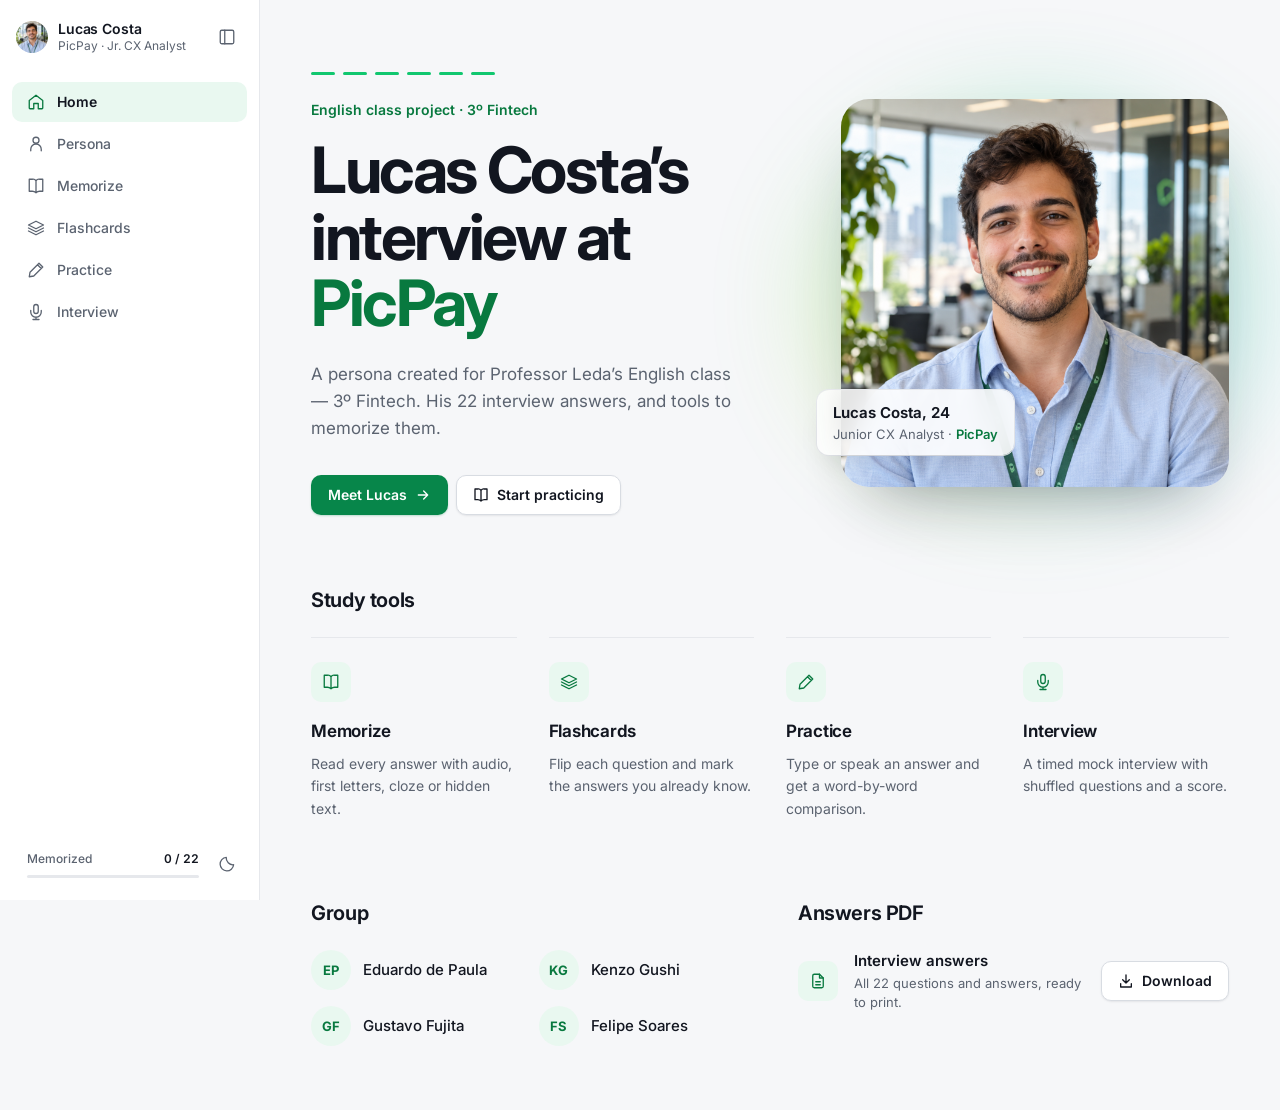
<file: public/index.html>
<!doctype html>
<html lang="en" data-theme="light">
<head>
  <meta charset="utf-8">
  <meta name="viewport" content="width=device-width, initial-scale=1, viewport-fit=cover">
  <meta name="theme-color" content="#ffffff">
  <meta name="description" content="Lucas Costa's persona and 22 interview answers for the PicPay Junior CX Analyst role.">
  <title>Lucas Costa · PicPay interview</title>
  <script>try { document.documentElement.dataset.theme = localStorage.getItem('lc-theme') === 'dark' ? 'dark' : 'light'; document.documentElement.dataset.sidebar = localStorage.getItem('lc-sidebar') === 'collapsed' ? 'collapsed' : 'expanded'; } catch { document.documentElement.dataset.theme = 'light'; }</script>
  <link rel="preconnect" href="https://fonts.googleapis.com">
  <link rel="preconnect" href="https://fonts.gstatic.com" crossorigin>
  <link href="https://fonts.googleapis.com/css2?family=Inter:wght@400;500;600;700&display=swap" rel="stylesheet">
  <link rel="icon" href="./favicon.ico" sizes="any">
  <link rel="icon" type="image/png" sizes="32x32" href="./favicon-32.png">
  <link rel="apple-touch-icon" href="./apple-touch-icon.png">
  <link rel="stylesheet" href="./styles.css">
  <script src="./app.js" defer></script>
</head>
<body>
  <a class="skip-link" href="#main">Skip to content</a>
  <header class="sidebar">
    <div class="sidebar-top">
      <a class="brand" href="#home" aria-label="Lucas Costa, PicPay Junior CX Analyst — home">
        <img class="brand-avatar" src="./lucas.png" alt="" width="32" height="32">
        <span class="brand-text"><strong>Lucas Costa</strong><small>PicPay · Jr. CX Analyst</small></span>
      </a>
      <button id="sidebar-toggle" class="btn btn-ghost btn-icon" type="button" aria-expanded="true" aria-label="Collapse sidebar" title="Collapse sidebar"><span data-icon="panel-left"></span></button>
    </div>
    <nav class="nav" aria-label="Study sections">
      <span class="nav-indicator" aria-hidden="true"></span>
      <a href="#home" data-tab="home"><span data-icon="home"></span><span class="nav-label">Home</span></a>
      <a href="#persona" data-tab="persona"><span data-icon="user"></span><span class="nav-label">Persona</span></a>
      <a href="#memorize" data-tab="memorize"><span data-icon="book-open"></span><span class="nav-label">Memorize</span></a>
      <a href="#flashcards" data-tab="flashcards" aria-label="Flashcards"><span data-icon="layers"></span><span class="nav-label nav-long">Flashcards</span><span class="nav-label nav-short">Cards</span></a>
      <a href="#practice" data-tab="practice"><span data-icon="pencil"></span><span class="nav-label">Practice</span></a>
      <a href="#exam" data-tab="exam"><span data-icon="mic"></span><span class="nav-label">Interview</span></a>
    </nav>
    <div class="sidebar-foot">
      <div class="progress">
        <div class="progress-head"><span class="progress-label">Memorized</span><span id="header-known" class="progress-count">0 / 22</span></div>
        <div id="header-progress" class="progress-track" role="progressbar" aria-label="Answers memorized" aria-valuemin="0" aria-valuemax="22" aria-valuenow="0"><span class="progress-fill"></span></div>
      </div>
      <button id="theme-toggle" class="btn btn-ghost btn-icon" type="button" aria-label="Switch to dark mode" title="Switch to dark mode"><span class="theme-icon"></span></button>
    </div>
  </header>
  <main id="main" tabindex="-1">
    <p id="loading" class="notice" role="status">Loading…</p>
    <section id="view-home" class="view" aria-labelledby="home-heading" hidden>
      <div class="hero">
        <div class="hero-copy">
          <span class="hero-dashes" aria-hidden="true"><i></i><i></i><i></i><i></i><i></i><i></i></span>
          <p class="hero-eyebrow rise" style="--d:2">English class project · 3º Fintech</p>
          <h1 id="home-heading" class="hero-title"><span class="word" style="--d:3">Lucas</span> <span class="word" style="--d:4">Costa’s</span> <span class="word" style="--d:5">interview</span> <span class="word" style="--d:6">at</span> <span class="word accent" style="--d:7">PicPay</span></h1>
          <p class="hero-lede rise" style="--d:9">A persona created for Professor Leda’s English class — 3º Fintech. His 22 interview answers, and tools to memorize them.</p>
          <div class="button-row rise" style="--d:11">
            <a class="btn btn-primary" href="#persona">Meet Lucas<span data-icon="arrow-right"></span></a>
            <a class="btn btn-secondary" href="#memorize"><span data-icon="book-open"></span>Start practicing</a>
          </div>
        </div>
        <figure class="hero-portrait rise" style="--d:6">
          <span class="hero-glow" aria-hidden="true"></span>
          <span class="hero-photo"><img src="./lucas.png" alt="Portrait of Lucas Costa" width="640" height="640"></span>
          <figcaption class="hero-tag"><strong>Lucas Costa, 24</strong><span>Junior CX Analyst · <b class="company">PicPay</b></span></figcaption>
        </figure>
      </div>

      <section class="home-section" aria-labelledby="tools-title">
        <h2 class="section-title reveal" id="tools-title">Study tools</h2>
        <div class="tools">
          <a class="tool reveal" style="--d:0" href="#memorize"><span class="tool-icon" data-icon="book-open"></span><span class="tool-title">Memorize<span data-icon="arrow-up-right"></span></span><span class="tool-text">Read every answer with audio, first letters, cloze or hidden text.</span></a>
          <a class="tool reveal" style="--d:1" href="#flashcards"><span class="tool-icon" data-icon="layers"></span><span class="tool-title">Flashcards<span data-icon="arrow-up-right"></span></span><span class="tool-text">Flip each question and mark the answers you already know.</span></a>
          <a class="tool reveal" style="--d:2" href="#practice"><span class="tool-icon" data-icon="pencil"></span><span class="tool-title">Practice<span data-icon="arrow-up-right"></span></span><span class="tool-text">Type or speak an answer and get a word-by-word comparison.</span></a>
          <a class="tool reveal" style="--d:3" href="#exam"><span class="tool-icon" data-icon="mic"></span><span class="tool-title">Interview<span data-icon="arrow-up-right"></span></span><span class="tool-text">A timed mock interview with shuffled questions and a score.</span></a>
        </div>
      </section>

      <div class="home-split">
        <section class="reveal" aria-labelledby="group-title">
          <h2 class="section-title" id="group-title">Group</h2>
          <ul class="members">
            <li><span class="member-avatar" aria-hidden="true">EP</span>Eduardo de Paula</li>
            <li><span class="member-avatar" aria-hidden="true">KG</span>Kenzo Gushi</li>
            <li><span class="member-avatar" aria-hidden="true">GF</span>Gustavo Fujita</li>
            <li><span class="member-avatar" aria-hidden="true">FS</span>Felipe Soares</li>
          </ul>
        </section>
        <section class="reveal" style="--d:1" aria-labelledby="pdf-title">
          <h2 class="section-title" id="pdf-title">Answers PDF</h2>
          <div class="pdf-row">
            <span class="tool-icon" data-icon="file-text"></span>
            <span class="pdf-text"><strong>Interview answers</strong><span>All 22 questions and answers, ready to print.</span></span>
            <a class="btn btn-secondary" href="./Lucas_Costa_Interview_Answers.pdf" download><span data-icon="download"></span>Download</a>
          </div>
        </section>
      </div>
    </section>
    <section id="view-persona" class="view" aria-labelledby="persona-heading" hidden></section>
    <section id="view-memorize" class="view view-read" aria-labelledby="memorize-heading" hidden>
      <header class="page-head"><h1 id="memorize-heading">Memorize</h1></header>
      <div class="toolbar">
        <fieldset class="field">
          <legend>Memory mode</legend>
          <div class="segmented" id="memory-mode">
            <label><input type="radio" name="memory-mode" value="full" checked><span>Full text</span></label>
            <label><input type="radio" name="memory-mode" value="first"><span>First letters</span></label>
            <label><input type="radio" name="memory-mode" value="cloze"><span>Cloze</span></label>
            <label><input type="radio" name="memory-mode" value="hidden"><span>Hidden</span></label>
          </div>
        </fieldset>
        <div class="field rate-control">
          <label class="field-row" for="speech-rate">Voice speed<output id="rate-value" for="speech-rate">0.9×</output></label>
          <input id="speech-rate" type="range" min="0.7" max="1.1" step="0.1" value="0.9">
        </div>
      </div>
      <p id="speech-note" class="helper" hidden></p>
      <div id="question-list" class="question-list"></div>
    </section>
    <section id="view-flashcards" class="view view-read study-view" aria-labelledby="flashcards-heading" hidden>
      <header class="page-head"><h1 id="flashcards-heading">Flashcards</h1><span id="flash-known" class="head-meta">0/22 known</span></header>
      <div class="stage">
        <div class="flash-top"><span id="flash-position" class="eyebrow"></span><div class="button-row"><button id="shuffle" class="btn btn-ghost" type="button" title="Shuffle"><span data-icon="shuffle"></span><span class="btn-label">Shuffle</span></button><button id="reset-known" class="btn btn-ghost" type="button" title="Reset progress"><span data-icon="rotate-ccw"></span><span class="btn-label">Reset</span></button></div></div>
        <button id="flash-card" class="flash-card" type="button" aria-label="Flip flashcard">
          <span class="flash-inner">
            <span class="flash-face flash-front"><span class="eyebrow">Question</span><span id="flash-q" class="flash-text"></span><span class="flash-hint">Tap to flip</span></span>
            <span class="flash-face flash-back"><span class="eyebrow">Answer</span><span id="flash-a" class="flash-text"></span><span id="flash-cue"></span></span>
          </span>
        </button>
        <p id="flash-celebration" class="celebration" hidden>All 22 answers memorized</p>
        <div class="flash-actions"><button id="flash-prev" class="btn btn-ghost" type="button" aria-label="Previous flashcard"><span data-icon="chevron-left"></span>Prev</button><div class="button-row"><button id="again" class="btn btn-secondary" type="button"><span data-icon="rotate-ccw"></span>Again</button><button id="got-it" class="btn btn-primary" type="button"><span data-icon="check"></span>Got it</button></div><button id="flash-next" class="btn btn-ghost" type="button" aria-label="Next flashcard">Next<span data-icon="chevron-right"></span></button></div>
      </div>
    </section>
    <section id="view-practice" class="view" aria-labelledby="practice-heading" hidden>
      <header class="page-head"><h1 id="practice-heading">Practice</h1></header>
      <div class="practice">
        <div class="practice-question">
          <div class="picker-head"><span class="field-label" id="picker-label">Question</span><button id="practice-random" class="btn btn-ghost" type="button"><span data-icon="shuffle"></span>Random</button></div>
          <div id="practice-picker" class="picker" role="group" aria-labelledby="picker-label"></div>
          <p id="practice-number" class="eyebrow"></p>
          <h2 id="practice-question"></h2>
        </div>
        <div class="practice-answer">
          <label class="field-label" for="practice-input">Your answer</label>
          <textarea id="practice-input" rows="8" placeholder="Type it from memory…" spellcheck="false" autocapitalize="off" autocomplete="off"></textarea>
          <div class="button-row"><button id="check-answer" class="btn btn-primary" type="button"><span data-icon="check"></span>Check answer</button><button id="dictate" class="btn btn-secondary" type="button" hidden><span data-icon="mic"></span>Speak answer</button><span id="dictation-status" class="helper" role="status"></span></div>
          <div id="practice-result" class="result" aria-live="polite" hidden></div>
        </div>
      </div>
    </section>
    <section id="view-exam" class="view study-view" aria-labelledby="exam-heading" hidden>
      <header class="page-head"><h1 id="exam-heading">Interview</h1></header>
      <div id="exam-content" class="stage exam"></div>
    </section>
    <p id="app-status" class="sr-only" role="status" aria-live="polite"></p>
  </main>
</body>
</html>
</file>
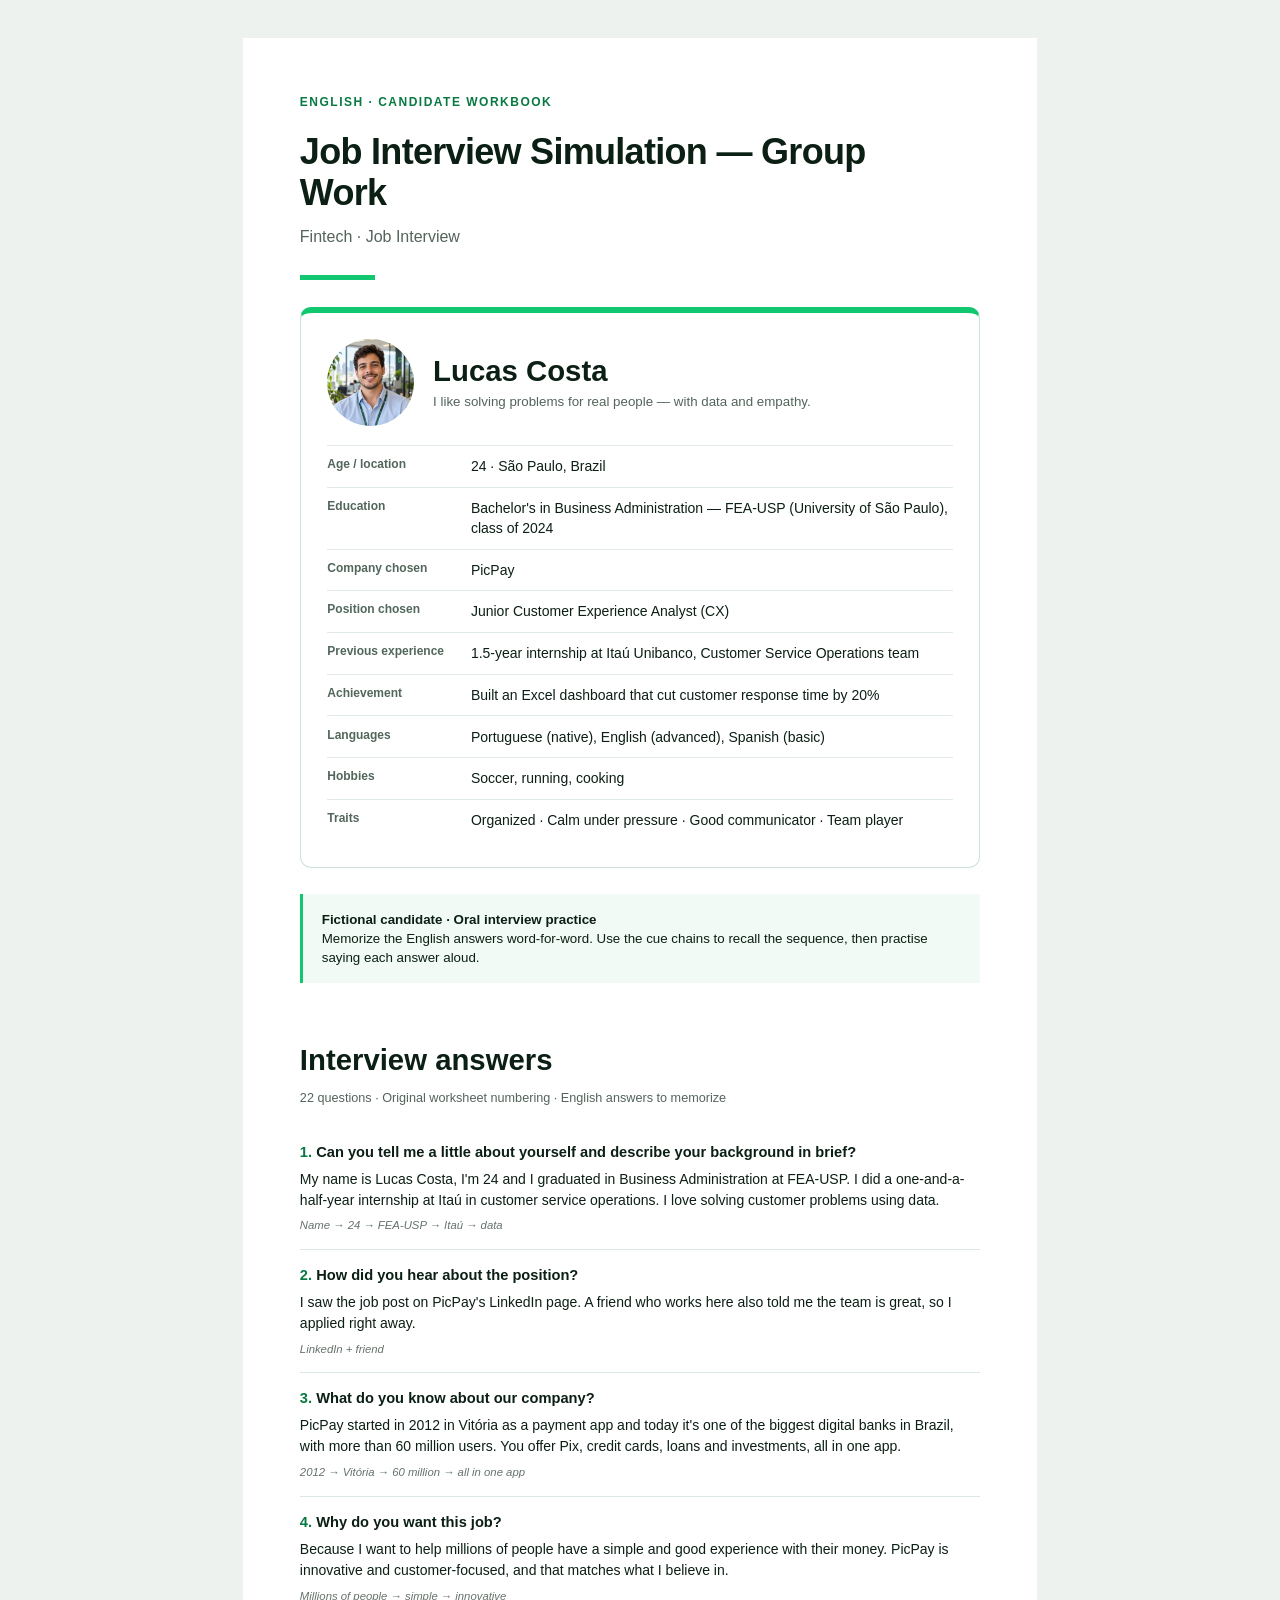
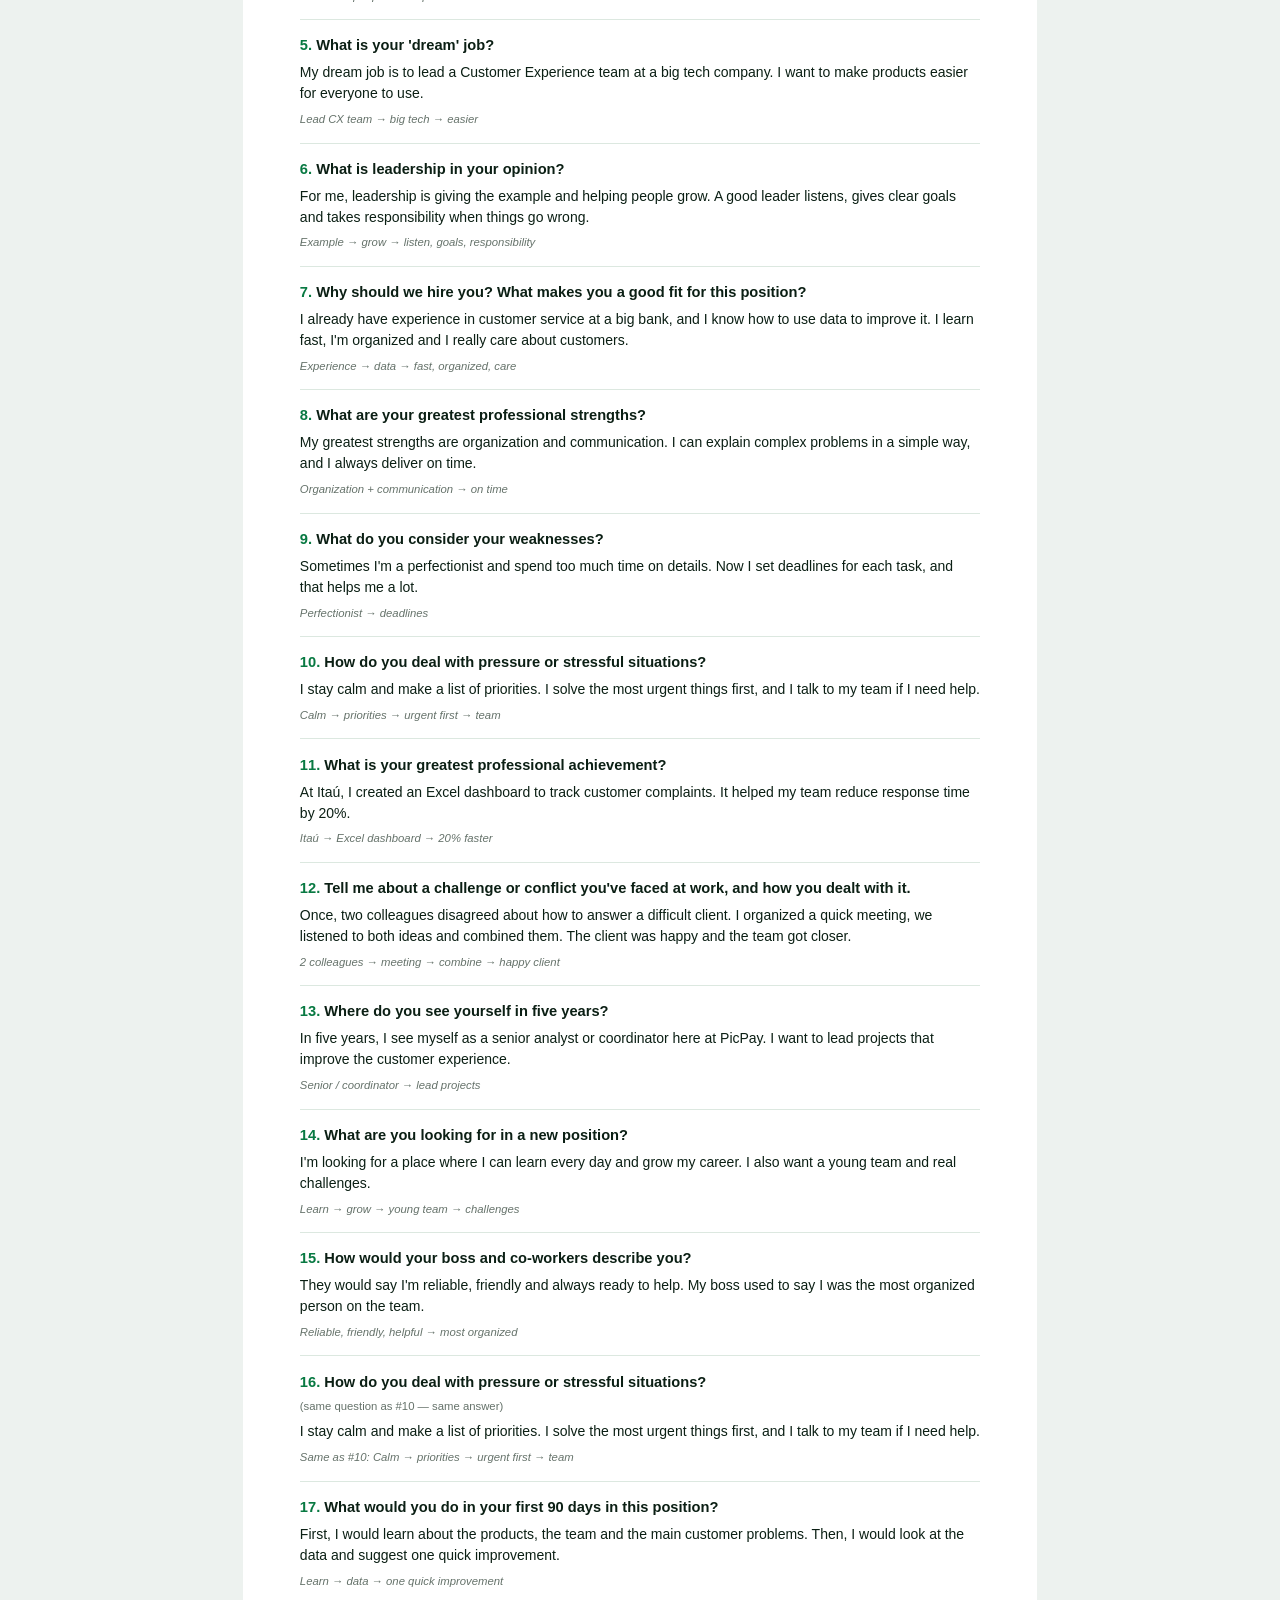
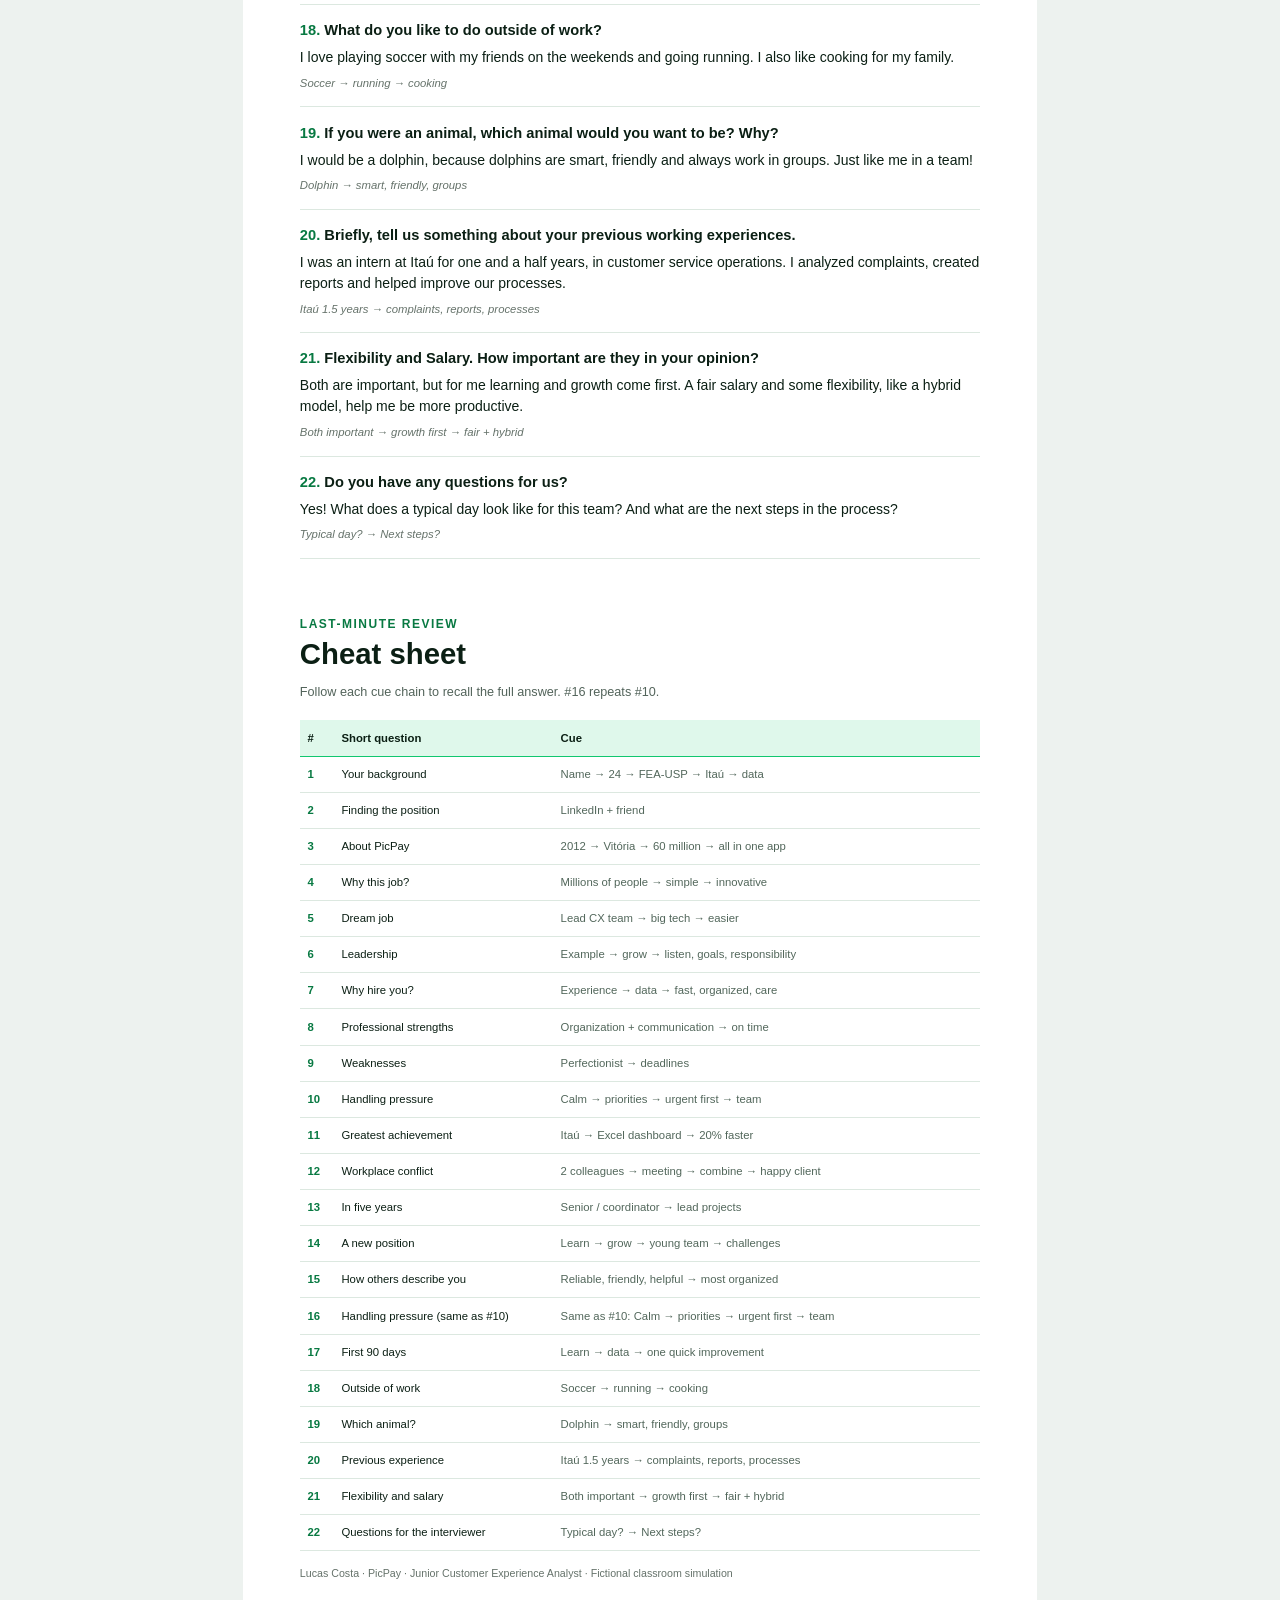
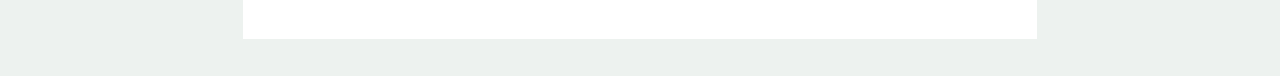
<file: pdf/answers.html>
<!DOCTYPE html>
<html lang="en">
<head>
<meta charset="utf-8">
<meta name="viewport" content="width=device-width, initial-scale=1">
<title>Lucas Costa — Interview Answers</title>
<style>
@page { size: A4; margin: 15mm; }
* { box-sizing: border-box; }
body { margin: 0; font-family: Arial, Helvetica, sans-serif; color: #0B1F14; font-size: 10.5pt; line-height: 1.45; -webkit-print-color-adjust: exact; print-color-adjust: exact; }
h1, h2, h3, p, dl, dd { margin: 0; }
.eyebrow { color: #087942; font-size: 9pt; font-weight: 700; text-transform: uppercase; letter-spacing: 1.5px; }
h1 { font-size: 27pt; line-height: 1.15; margin: 5mm 0 3mm; max-width: 155mm; letter-spacing: -0.7px; }
.subtitle { color: #53645b; font-size: 12pt; }
.rule { width: 20mm; height: 1.5mm; background: #11C76F; margin: 7mm 0; }
.cover { break-after: page; }
.profile { border: 0.4mm solid #cfe4d8; border-top: 1.8mm solid #11C76F; border-radius: 3mm; padding: 7mm; }
.identity { display: flex; align-items: center; gap: 5mm; margin-bottom: 5mm; }
.portrait { width: 23mm; height: 23mm; position: relative; flex-shrink: 0; }
.initials, .portrait img { position: absolute; inset: 0; width: 100%; height: 100%; border-radius: 50%; }
.initials { display: flex; justify-content: center; align-items: center; background: #d9f7e8; color: #087942; font-size: 24pt; font-weight: 700; }
.portrait img { object-fit: cover; object-position: center 25%; }
.name { font-size: 22pt; line-height: 1.2; margin-bottom: 1mm; }
.tagline { color: #53645b; font-size: 10pt; max-width: 120mm; }
.profile-row { display: grid; grid-template-columns: 34mm 1fr; gap: 4mm; padding: 2.7mm 0; border-top: 0.2mm solid #e1ebe5; }
dt { font-size: 9pt; font-weight: 700; color: #52675b; }
dd { font-size: 10.5pt; }
.cover-note { margin-top: 7mm; padding: 4mm 5mm; border-left: 1mm solid #11C76F; background: #f1faf5; font-size: 10pt; }
.section-heading { font-size: 22pt; margin-bottom: 2mm; }
.section-note { color: #53645b; font-size: 9.5pt; margin-bottom: 5mm; }
.question { break-inside: avoid; page-break-inside: avoid; padding: 4mm 0; border-bottom: 0.2mm solid #dce8e0; }
h3 { font-size: 11pt; line-height: 1.4; font-weight: 700; margin-bottom: 1.7mm; }
.number { color: #087942; }
.answer { font-size: 10.5pt; line-height: 1.5; }
.cue { font-size: 8.5pt; font-style: italic; color: #65726a; margin-top: 1.8mm; }
.duplicate { font-size: 8.5pt; color: #65726a; margin-bottom: 1.7mm; }
.cheat { break-before: page; }
.cheat table { border-collapse: collapse; width: 100%; table-layout: fixed; font-size: 8.5pt; line-height: 1.3; }
.cheat th { text-align: left; color: #0B1F14; background: #dff8eb; border-bottom: 0.5mm solid #11C76F; padding: 2.7mm 2mm; }
.cheat td { vertical-align: top; padding: 2.7mm 2mm; border-bottom: 0.2mm solid #dce8e0; overflow-wrap: break-word; }
.cheat tr { break-inside: avoid; }
.cheat th:first-child { width: 9mm; }
.cheat th:nth-child(2) { width: 58mm; }
.cheat td:first-child { font-weight: 700; color: #087942; }
.cheat td:last-child { color: #52675b; }
.footer-note { margin-top: 4mm; color: #65726a; font-size: 8pt; }
@media screen { body { max-width: 210mm; margin: 10mm auto; padding: 15mm; background: white; } html { background: #edf2ef; } .cover { margin-bottom: 15mm; } .cheat { margin-top: 15mm; } }
</style>
</head>
<body>
<section class="cover">
<p class="eyebrow">English · Candidate workbook</p>
<h1>Job Interview Simulation — Group Work</h1>
<p class="subtitle">Fintech · Job Interview</p>
<div class="rule"></div>
<section class="profile" aria-label="Candidate profile">
<div class="identity">
<div class="portrait"><span class="initials">LC</span><img src="../public/lucas.png" alt="Lucas Costa" onerror="this.style.display='none'"></div>
<div><h2 class="name">Lucas Costa</h2><p class="tagline">I like solving problems for real people — with data and empathy.</p></div>
</div>
<dl><div class="profile-row"><dt>Age / location</dt><dd>24 · São Paulo, Brazil</dd></div><div class="profile-row"><dt>Education</dt><dd>Bachelor&#x27;s in Business Administration — FEA-USP (University of São Paulo), class of 2024</dd></div><div class="profile-row"><dt>Company chosen</dt><dd>PicPay</dd></div><div class="profile-row"><dt>Position chosen</dt><dd>Junior Customer Experience Analyst (CX)</dd></div><div class="profile-row"><dt>Previous experience</dt><dd>1.5-year internship at Itaú Unibanco, Customer Service Operations team</dd></div><div class="profile-row"><dt>Achievement</dt><dd>Built an Excel dashboard that cut customer response time by 20%</dd></div><div class="profile-row"><dt>Languages</dt><dd>Portuguese (native), English (advanced), Spanish (basic)</dd></div><div class="profile-row"><dt>Hobbies</dt><dd>Soccer, running, cooking</dd></div><div class="profile-row"><dt>Traits</dt><dd>Organized · Calm under pressure · Good communicator · Team player</dd></div></dl>
</section>
<p class="cover-note"><strong>Fictional candidate · Oral interview practice</strong><br>Memorize the English answers word-for-word. Use the cue chains to recall the sequence, then practise saying each answer aloud.</p>
</section>
<section class="answers">
<h2 class="section-heading">Interview answers</h2>
<p class="section-note">22 questions · Original worksheet numbering · English answers to memorize</p>
<article class="question"><h3><span class="number">1.</span> Can you tell me a little about yourself and describe your background in brief?</h3><p class="answer">My name is Lucas Costa, I&#x27;m 24 and I graduated in Business Administration at FEA-USP. I did a one-and-a-half-year internship at Itaú in customer service operations. I love solving customer problems using data.</p><p class="cue">Name → 24 → FEA-USP → Itaú → data</p></article><article class="question"><h3><span class="number">2.</span> How did you hear about the position?</h3><p class="answer">I saw the job post on PicPay&#x27;s LinkedIn page. A friend who works here also told me the team is great, so I applied right away.</p><p class="cue">LinkedIn + friend</p></article><article class="question"><h3><span class="number">3.</span> What do you know about our company?</h3><p class="answer">PicPay started in 2012 in Vitória as a payment app and today it&#x27;s one of the biggest digital banks in Brazil, with more than 60 million users. You offer Pix, credit cards, loans and investments, all in one app.</p><p class="cue">2012 → Vitória → 60 million → all in one app</p></article><article class="question"><h3><span class="number">4.</span> Why do you want this job?</h3><p class="answer">Because I want to help millions of people have a simple and good experience with their money. PicPay is innovative and customer-focused, and that matches what I believe in.</p><p class="cue">Millions of people → simple → innovative</p></article><article class="question"><h3><span class="number">5.</span> What is your &#x27;dream&#x27; job?</h3><p class="answer">My dream job is to lead a Customer Experience team at a big tech company. I want to make products easier for everyone to use.</p><p class="cue">Lead CX team → big tech → easier</p></article><article class="question"><h3><span class="number">6.</span> What is leadership in your opinion?</h3><p class="answer">For me, leadership is giving the example and helping people grow. A good leader listens, gives clear goals and takes responsibility when things go wrong.</p><p class="cue">Example → grow → listen, goals, responsibility</p></article><article class="question"><h3><span class="number">7.</span> Why should we hire you? What makes you a good fit for this position?</h3><p class="answer">I already have experience in customer service at a big bank, and I know how to use data to improve it. I learn fast, I&#x27;m organized and I really care about customers.</p><p class="cue">Experience → data → fast, organized, care</p></article><article class="question"><h3><span class="number">8.</span> What are your greatest professional strengths?</h3><p class="answer">My greatest strengths are organization and communication. I can explain complex problems in a simple way, and I always deliver on time.</p><p class="cue">Organization + communication → on time</p></article><article class="question"><h3><span class="number">9.</span> What do you consider your weaknesses?</h3><p class="answer">Sometimes I&#x27;m a perfectionist and spend too much time on details. Now I set deadlines for each task, and that helps me a lot.</p><p class="cue">Perfectionist → deadlines</p></article><article class="question"><h3><span class="number">10.</span> How do you deal with pressure or stressful situations?</h3><p class="answer">I stay calm and make a list of priorities. I solve the most urgent things first, and I talk to my team if I need help.</p><p class="cue">Calm → priorities → urgent first → team</p></article><article class="question"><h3><span class="number">11.</span> What is your greatest professional achievement?</h3><p class="answer">At Itaú, I created an Excel dashboard to track customer complaints. It helped my team reduce response time by 20%.</p><p class="cue">Itaú → Excel dashboard → 20% faster</p></article><article class="question"><h3><span class="number">12.</span> Tell me about a challenge or conflict you&#x27;ve faced at work, and how you dealt with it.</h3><p class="answer">Once, two colleagues disagreed about how to answer a difficult client. I organized a quick meeting, we listened to both ideas and combined them. The client was happy and the team got closer.</p><p class="cue">2 colleagues → meeting → combine → happy client</p></article><article class="question"><h3><span class="number">13.</span> Where do you see yourself in five years?</h3><p class="answer">In five years, I see myself as a senior analyst or coordinator here at PicPay. I want to lead projects that improve the customer experience.</p><p class="cue">Senior / coordinator → lead projects</p></article><article class="question"><h3><span class="number">14.</span> What are you looking for in a new position?</h3><p class="answer">I&#x27;m looking for a place where I can learn every day and grow my career. I also want a young team and real challenges.</p><p class="cue">Learn → grow → young team → challenges</p></article><article class="question"><h3><span class="number">15.</span> How would your boss and co-workers describe you?</h3><p class="answer">They would say I&#x27;m reliable, friendly and always ready to help. My boss used to say I was the most organized person on the team.</p><p class="cue">Reliable, friendly, helpful → most organized</p></article><article class="question"><h3><span class="number">16.</span> How do you deal with pressure or stressful situations?</h3><p class="duplicate">(same question as #10 — same answer)</p><p class="answer">I stay calm and make a list of priorities. I solve the most urgent things first, and I talk to my team if I need help.</p><p class="cue">Same as #10: Calm → priorities → urgent first → team</p></article><article class="question"><h3><span class="number">17.</span> What would you do in your first 90 days in this position?</h3><p class="answer">First, I would learn about the products, the team and the main customer problems. Then, I would look at the data and suggest one quick improvement.</p><p class="cue">Learn → data → one quick improvement</p></article><article class="question"><h3><span class="number">18.</span> What do you like to do outside of work?</h3><p class="answer">I love playing soccer with my friends on the weekends and going running. I also like cooking for my family.</p><p class="cue">Soccer → running → cooking</p></article><article class="question"><h3><span class="number">19.</span> If you were an animal, which animal would you want to be? Why?</h3><p class="answer">I would be a dolphin, because dolphins are smart, friendly and always work in groups. Just like me in a team!</p><p class="cue">Dolphin → smart, friendly, groups</p></article><article class="question"><h3><span class="number">20.</span> Briefly, tell us something about your previous working experiences.</h3><p class="answer">I was an intern at Itaú for one and a half years, in customer service operations. I analyzed complaints, created reports and helped improve our processes.</p><p class="cue">Itaú 1.5 years → complaints, reports, processes</p></article><article class="question"><h3><span class="number">21.</span> Flexibility and Salary. How important are they in your opinion?</h3><p class="answer">Both are important, but for me learning and growth come first. A fair salary and some flexibility, like a hybrid model, help me be more productive.</p><p class="cue">Both important → growth first → fair + hybrid</p></article><article class="question"><h3><span class="number">22.</span> Do you have any questions for us?</h3><p class="answer">Yes! What does a typical day look like for this team? And what are the next steps in the process?</p><p class="cue">Typical day? → Next steps?</p></article>
</section>
<section class="cheat">
<p class="eyebrow">Last-minute review</p>
<h2 class="section-heading">Cheat sheet</h2>
<p class="section-note">Follow each cue chain to recall the full answer. #16 repeats #10.</p>
<table><thead><tr><th>#</th><th>Short question</th><th>Cue</th></tr></thead><tbody><tr><td>1</td><td>Your background</td><td>Name → 24 → FEA-USP → Itaú → data</td></tr><tr><td>2</td><td>Finding the position</td><td>LinkedIn + friend</td></tr><tr><td>3</td><td>About PicPay</td><td>2012 → Vitória → 60 million → all in one app</td></tr><tr><td>4</td><td>Why this job?</td><td>Millions of people → simple → innovative</td></tr><tr><td>5</td><td>Dream job</td><td>Lead CX team → big tech → easier</td></tr><tr><td>6</td><td>Leadership</td><td>Example → grow → listen, goals, responsibility</td></tr><tr><td>7</td><td>Why hire you?</td><td>Experience → data → fast, organized, care</td></tr><tr><td>8</td><td>Professional strengths</td><td>Organization + communication → on time</td></tr><tr><td>9</td><td>Weaknesses</td><td>Perfectionist → deadlines</td></tr><tr><td>10</td><td>Handling pressure</td><td>Calm → priorities → urgent first → team</td></tr><tr><td>11</td><td>Greatest achievement</td><td>Itaú → Excel dashboard → 20% faster</td></tr><tr><td>12</td><td>Workplace conflict</td><td>2 colleagues → meeting → combine → happy client</td></tr><tr><td>13</td><td>In five years</td><td>Senior / coordinator → lead projects</td></tr><tr><td>14</td><td>A new position</td><td>Learn → grow → young team → challenges</td></tr><tr><td>15</td><td>How others describe you</td><td>Reliable, friendly, helpful → most organized</td></tr><tr><td>16</td><td>Handling pressure (same as #10)</td><td>Same as #10: Calm → priorities → urgent first → team</td></tr><tr><td>17</td><td>First 90 days</td><td>Learn → data → one quick improvement</td></tr><tr><td>18</td><td>Outside of work</td><td>Soccer → running → cooking</td></tr><tr><td>19</td><td>Which animal?</td><td>Dolphin → smart, friendly, groups</td></tr><tr><td>20</td><td>Previous experience</td><td>Itaú 1.5 years → complaints, reports, processes</td></tr><tr><td>21</td><td>Flexibility and salary</td><td>Both important → growth first → fair + hybrid</td></tr><tr><td>22</td><td>Questions for the interviewer</td><td>Typical day? → Next steps?</td></tr></tbody></table>
<p class="footer-note">Lucas Costa · PicPay · Junior Customer Experience Analyst · Fictional classroom simulation</p>
</section>
</body>
</html>
</file>
<file: public/styles.css>
:root {
  color-scheme: light;
  --green: #11c76f;
  --green-ink: #08793f;
  /* Button green: white text on it passes WCAG AA (4.6:1). */
  --btn: #07864a;
  --btn-hover: #06753f;
  --bg: #f6f7f9;
  --paper: #fff;
  --subtle: #fafbfc;
  --text: #121620;
  --muted: #5b6370;
  --faint: #8a919c;
  --line: #e6e8ec;
  --line-strong: #d8dce2;
  --hover: #eef0f3;
  --soft: #e9f8f0;
  --soft-line: #cbeedb;
  --red: #ae3846;
  --yellow: #805c12;
  --r-lg: 16px;
  --r-md: 12px;
  --r-sm: 10px;
  --shadow: 0 1px 2px rgb(16 24 40 / 5%), 0 1px 3px rgb(16 24 40 / 4%);
  --shadow-lift: 0 16px 32px -16px rgb(16 24 40 / 22%);
  --ease: cubic-bezier(.2, .8, .2, 1);
  --ease-out: cubic-bezier(.2, .7, .2, 1);
  --theme-t: background-color 200ms ease-out, border-color 200ms ease-out, color 200ms ease-out;
  --sidebar-w: 260px;
  --btn-h: 40px;
  font-family: 'Inter', system-ui, -apple-system, 'Segoe UI', sans-serif;
  font-size: 16px;
}
:root[data-theme="dark"] {
  color-scheme: dark;
  --green-ink: #4fe09a;
  --bg: #0d0f13;
  --paper: #15181e;
  --subtle: #12151a;
  --text: #eef0f3;
  --muted: #a2a9b4;
  --faint: #79808b;
  --line: #252a33;
  --line-strong: #323844;
  --hover: #1d2129;
  --soft: #12291d;
  --soft-line: #1c4a31;
  --red: #ffadb7;
  --yellow: #f1d58a;
  --shadow: none;
  --shadow-lift: 0 16px 32px -16px rgb(0 0 0 / 70%);
}

* { box-sizing: border-box; }
/* manipulation keeps pinch-zoom but drops double-tap zoom everywhere. */
html { -webkit-text-size-adjust: 100%; text-size-adjust: 100%; touch-action: manipulation; }
body { margin: 0; background: var(--bg); color: var(--text); font-size: 15px; line-height: 1.6; transition: var(--theme-t); overflow-x: hidden; -webkit-font-smoothing: antialiased; }
button, input, select, textarea { font: inherit; color: inherit; }
button, a, input, select, textarea, label { -webkit-tap-highlight-color: transparent; touch-action: manipulation; }
button { cursor: pointer; border: 0; background: none; padding: 0; }
button:disabled { cursor: default; opacity: .5; }
a { color: inherit; }
img { -webkit-user-drag: none; }
:focus-visible { outline: 2px solid var(--green); outline-offset: 2px; }
[hidden] { display: none !important; }
.icon { width: 18px; height: 18px; flex: none; pointer-events: none; }
[data-icon] { display: inline-flex; align-items: center; justify-content: center; flex: none; }
h1, h2, h3, p { overflow-wrap: break-word; }
/* Chrome, nav and controls are never text to select: a double click must not select or shift anything. */
.sidebar, .btn, .segmented, .picker, .flash-card, .tool, .nav-indicator { -webkit-user-select: none; user-select: none; -webkit-touch-callout: none; }

/* Buttons: one system. Same height, radius, padding, gap, icon size and stroke. */
.btn { display: inline-flex; align-items: center; justify-content: center; gap: 8px; height: var(--btn-h); padding: 0 16px; border: 1px solid transparent; border-radius: var(--r-sm); font-size: 14px; font-weight: 600; line-height: 1; white-space: nowrap; text-decoration: none; transition: var(--theme-t), transform 120ms ease-out, box-shadow 200ms ease-out; }
.btn .icon { width: 16px; height: 16px; stroke-width: 2; }
.btn:active:not(:disabled) { transform: scale(.97); }
.btn-primary { background: var(--btn); color: #fff; box-shadow: 0 1px 2px rgb(7 134 74 / 24%); }
@media (hover: hover) { .btn-primary:hover { background: var(--btn-hover); } }
.btn-secondary { background: var(--paper); color: var(--text); border-color: var(--line-strong); box-shadow: var(--shadow); }
@media (hover: hover) { .btn-secondary:hover { background: var(--hover); } }
.btn-ghost { color: var(--muted); }
@media (hover: hover) { .btn-ghost:hover { background: var(--hover); color: var(--text); } }
.btn-icon { width: var(--btn-h); padding: 0; }
.btn-icon .icon { width: 18px; height: 18px; stroke-width: 1.75; }
.btn-ghost.speaking, .btn-ghost.speaking:hover { background: var(--soft); color: var(--green-ink); }
.button-row { display: flex; align-items: center; flex-wrap: wrap; gap: 8px; }

/* Sidebar (desktop) / top bar + bottom tabs (mobile) */
.sidebar { position: fixed; inset: 0 auto 0 0; z-index: 20; width: var(--sidebar-w); display: flex; flex-direction: column; padding: 16px 12px; background: var(--paper); border-right: 1px solid var(--line); overflow: hidden; transition: var(--theme-t), width 220ms var(--ease); }
.sidebar-top { display: flex; align-items: center; justify-content: space-between; gap: 8px; min-height: 40px; }
.brand { display: flex; align-items: center; gap: 10px; min-width: 0; padding: 4px; border-radius: var(--r-sm); text-decoration: none; }
.brand:hover { background: var(--hover); }
.brand-avatar { width: 32px; height: 32px; flex: none; border-radius: 50%; object-fit: cover; object-position: center 30%; background: var(--hover); }
.brand-text { display: flex; flex-direction: column; min-width: 0; line-height: 1.3; white-space: nowrap; }
.brand-text strong { font-size: 14px; font-weight: 600; letter-spacing: -.01em; }
.brand-text small { font-size: 12px; color: var(--muted); overflow: hidden; text-overflow: ellipsis; }
.nav { position: relative; display: grid; gap: 2px; margin-top: 24px; }
.nav a { position: relative; z-index: 1; display: flex; align-items: center; gap: 12px; height: 40px; padding: 0 15px; border-radius: var(--r-sm); color: var(--muted); font-size: 14px; font-weight: 500; text-decoration: none; white-space: nowrap; overflow: hidden; transition: var(--theme-t); }
.nav a:not([aria-current]):hover { background: var(--hover); color: var(--text); }
.nav a[aria-current="page"] { color: var(--text); font-weight: 600; }
.nav a[aria-current="page"] .icon { color: var(--green-ink); }
.nav-short { display: none; }
.nav-indicator { position: absolute; top: 0; left: 0; right: 0; height: 40px; border-radius: var(--r-sm); background: var(--soft); transform: translateY(calc(var(--i, 0) * 42px)); }
.nav-ready .nav-indicator { transition: transform 260ms var(--ease), background-color 200ms ease-out; }
.sidebar-foot { margin-top: auto; display: flex; align-items: center; gap: 8px; padding-left: 15px; }
.progress { flex: 1; min-width: 0; }
.progress-head { display: flex; justify-content: space-between; align-items: baseline; gap: 8px; font-size: 12px; line-height: 16px; white-space: nowrap; }
.progress-label { color: var(--muted); font-weight: 500; }
.progress-count { font-weight: 600; font-variant-numeric: tabular-nums; }
.progress-track { height: 3px; margin-top: 8px; border-radius: 99px; background: var(--line); overflow: hidden; }
.progress-fill { display: block; height: 100%; width: calc(var(--p, 0) * 1%); border-radius: inherit; background: var(--green); transition: width 300ms var(--ease); }
.theme-icon { display: inline-flex; }

/* Main column */
main { margin-left: var(--sidebar-w); padding: 48px clamp(24px, 4vw, 56px) 64px; min-height: 100vh; outline: none; overflow-x: clip; transition: margin-left 220ms var(--ease); }
main > .view, main > .notice { max-width: 1040px; margin: 0 auto; }
main > .view-read { max-width: 840px; }
main > #view-flashcards { max-width: 720px; }
.view:not([hidden]) { animation: view-in 280ms var(--ease-out) both; }
@keyframes view-in { from { opacity: 0; transform: translateY(6px); } to { opacity: 1; transform: none; } }
.study-view:not([hidden]) { display: flex; flex-direction: column; min-height: calc(100vh - 112px); }
.stage { flex: 1; display: flex; flex-direction: column; justify-content: center; width: 100%; margin: 0 auto; padding-bottom: 48px; }
.page-head { display: flex; justify-content: space-between; align-items: center; gap: 16px; min-height: 40px; margin-bottom: 32px; }
.page-head h1 { font-size: 28px; font-weight: 650; letter-spacing: -.025em; line-height: 1.2; margin: 0; }
.head-meta { color: var(--muted); font-size: 14px; font-weight: 500; font-variant-numeric: tabular-nums; }
.eyebrow { font-size: 13px; font-weight: 600; color: var(--muted); margin: 0 0 8px; font-variant-numeric: tabular-nums; }
.field-label, .field legend, .field-row { display: block; font-size: 12px; font-weight: 600; line-height: 16px; color: var(--muted); }
.helper { color: var(--muted); font-size: 13px; }
.card { background: var(--paper); border: 1px solid var(--line); border-radius: var(--r-lg); box-shadow: var(--shadow); transition: var(--theme-t); }
.chip, .tool-icon { display: grid; place-items: center; flex: none; width: 40px; height: 40px; border-radius: var(--r-sm); background: var(--soft); color: var(--green-ink); transition: var(--theme-t); }
.company { color: var(--green-ink); font-weight: 600; }
.notice { padding: 24px; background: var(--paper); border-radius: var(--r-lg); border: 1px solid var(--line); }
.section-title { font-size: 20px; font-weight: 650; letter-spacing: -.02em; line-height: 1.3; margin: 0 0 24px; }

/* Home */
.hero { display: grid; grid-template-columns: minmax(0, 1.1fr) minmax(0, .9fr); gap: 56px; align-items: center; padding-top: 24px; }
.hero-dashes { display: flex; gap: 8px; margin-bottom: 24px; }
.hero-dashes i { display: block; width: 24px; height: 3px; border-radius: 99px; background: var(--green); transform-origin: left; animation: dash-in 350ms var(--ease-out) both; }
.hero-dashes i:nth-child(2) { animation-delay: 90ms; } .hero-dashes i:nth-child(3) { animation-delay: 180ms; }
.hero-dashes i:nth-child(4) { animation-delay: 270ms; } .hero-dashes i:nth-child(5) { animation-delay: 360ms; }
.hero-dashes i:nth-child(6) { animation-delay: 450ms; }
@keyframes dash-in { from { transform: scaleX(0); } to { transform: scaleX(1); } }
.hero-eyebrow { margin: 0 0 16px; font-size: 14px; font-weight: 600; color: var(--green-ink); }
.hero-title { margin: 0; font-size: clamp(40px, 5.2vw, 64px); font-weight: 700; letter-spacing: -.04em; line-height: 1.04; }
.hero-title .accent { color: var(--green-ink); }
.word { display: inline-block; animation: word-in 800ms var(--ease-out) both; animation-delay: calc(var(--d, 0) * 110ms); }
@keyframes word-in { from { opacity: 0; transform: translateY(24px); filter: blur(10px); } to { opacity: 1; transform: none; filter: blur(0); } }
.rise { animation: rise-in 650ms var(--ease-out) both; animation-delay: calc(var(--d, 0) * 110ms); }
@keyframes rise-in { from { opacity: 0; transform: translateY(12px); } to { opacity: 1; transform: none; } }
.hero-lede { max-width: 520px; text-wrap: pretty; margin: 24px 0 32px; font-size: 17px; line-height: 1.6; color: var(--muted); }
.hero-portrait { position: relative; margin: 0; justify-self: center; width: 100%; max-width: 400px; }
.hero-glow { position: absolute; inset: 4% -6% 0; border-radius: 50%; background: conic-gradient(from 0deg, #11c76f, #2dd4bf, #a3e635, #11c76f); filter: blur(56px); opacity: .28; animation: glow-in 1.2s var(--ease-out) 1s both, glow-spin 40s linear infinite; }
[data-theme="dark"] .hero-glow { opacity: .2; }
@keyframes glow-in { from { opacity: 0; scale: .6; } }
@keyframes glow-spin { to { transform: rotate(360deg); } }
.hero-photo { position: relative; display: block; aspect-ratio: 1; border-radius: 28px; overflow: hidden; background: var(--hover); box-shadow: 0 32px 64px -32px rgb(16 24 40 / 45%); animation: float 7s ease-in-out 1.4s infinite; }
.hero-photo img { display: block; width: 100%; height: 100%; object-fit: cover; }
@keyframes float { 50% { transform: translateY(-8px); } }
.hero-tag { position: absolute; left: -24px; bottom: 32px; display: flex; flex-direction: column; gap: 2px; padding: 12px 16px; border-radius: var(--r-md); background: color-mix(in srgb, var(--paper) 88%, transparent); backdrop-filter: blur(12px); -webkit-backdrop-filter: blur(12px); box-shadow: var(--shadow-lift), 0 0 0 1px var(--line); font-size: 13px; line-height: 1.4; color: var(--muted); }
.hero-tag strong { font-size: 15px; color: var(--text); font-weight: 650; }
.home-section { margin-top: 72px; }
.tools { display: grid; grid-template-columns: repeat(4, minmax(0, 1fr)); gap: 32px; }
.tool { display: flex; flex-direction: column; gap: 8px; padding-top: 24px; border-top: 1px solid var(--line); text-decoration: none; transition: border-color 200ms ease-out; }
.tool .tool-icon { margin-bottom: 8px; transition: var(--theme-t), transform 200ms var(--ease); }
.tool-title { display: flex; align-items: center; gap: 4px; font-size: 17px; font-weight: 650; letter-spacing: -.015em; }
.tool-title .icon { width: 16px; height: 16px; color: var(--muted); opacity: 0; transform: translate(-4px, 4px); transition: opacity 200ms ease-out, transform 200ms var(--ease); }
.tool-text { font-size: 14px; line-height: 1.6; color: var(--muted); }
.tool:hover { border-color: var(--green); }
.tool:hover .tool-icon { background: var(--btn); color: #fff; transform: translateY(-2px); }
.tool:hover .tool-title .icon, .tool:focus-visible .tool-title .icon { opacity: 1; transform: none; }
.home-split { display: grid; grid-template-columns: minmax(0, 1fr) minmax(0, 1fr); gap: 56px; margin-top: 80px; }
.members { list-style: none; margin: 0; padding: 0; display: grid; grid-template-columns: repeat(2, minmax(0, 1fr)); gap: 16px 24px; }
.members li { display: flex; align-items: center; gap: 12px; font-size: 15px; font-weight: 500; line-height: 1.3; }
.member-avatar { display: grid; place-items: center; flex: none; width: 40px; height: 40px; border-radius: 50%; background: var(--soft); color: var(--green-ink); font-size: 13px; font-weight: 700; letter-spacing: .02em; transition: var(--theme-t); }
.pdf-row { display: flex; align-items: center; gap: 16px; }
.pdf-text { flex: 1; min-width: 0; display: flex; flex-direction: column; gap: 2px; font-size: 13px; line-height: 1.45; color: var(--muted); }
.pdf-text strong { font-size: 15px; font-weight: 600; color: var(--text); }
@media (prefers-reduced-motion: no-preference) {
  .js .reveal { opacity: 0; transform: translateY(24px); }
  .js .reveal.in { opacity: 1; transform: none; transition: opacity 700ms var(--ease-out), transform 700ms var(--ease-out); transition-delay: calc(var(--d, 0) * 80ms); }
}

/* Persona */
.profile { overflow: hidden; }
.profile-main { display: grid; grid-template-columns: 144px 1fr; gap: 32px; padding: 32px; align-items: center; }
.profile-photo { position: relative; aspect-ratio: 1; border-radius: var(--r-md); overflow: hidden; background: var(--hover); display: grid; place-items: center; }
.profile-photo img { position: absolute; inset: 0; width: 100%; height: 100%; object-fit: cover; object-position: center 30%; }
.portrait-fallback { color: var(--muted); font-size: 40px; font-weight: 600; }
.profile-name { font-size: 24px; font-weight: 650; letter-spacing: -.02em; line-height: 1.25; margin: 0 0 4px; }
.profile-role { margin: 0; font-size: 15px; color: var(--muted); }
.profile-meta { margin: 2px 0 0; font-size: 13px; color: var(--faint); }
.profile-quote { margin: 16px 0 0; padding: 2px 0 2px 16px; border-left: 2px solid var(--green); font-size: 15px; line-height: 1.6; }
.traits { list-style: none; display: flex; flex-wrap: wrap; gap: 8px; margin: 24px 0 0; padding: 0; }
.trait { display: inline-flex; align-items: center; gap: 8px; height: 32px; padding: 0 12px 0 8px; border-radius: 99px; background: var(--soft); color: var(--green-ink); font-size: 13px; font-weight: 600; white-space: nowrap; transition: var(--theme-t); }
.trait .icon { width: 16px; height: 16px; }
.block { margin-top: 48px; }
.block-title { font-size: 20px; font-weight: 650; letter-spacing: -.02em; margin: 0 0 24px; }
.stats { display: grid; grid-template-columns: repeat(3, minmax(0, 1fr)); gap: 24px 32px; margin: 0; }
.stat { display: grid; grid-template-columns: 40px 1fr; column-gap: 16px; align-items: center; }
.stat dt { display: contents; }
.stat .chip { grid-row: 1 / span 2; }
.stat .stat-label { font-size: 12px; font-weight: 500; color: var(--muted); line-height: 1.4; align-self: end; }
.stat dd { margin: 0; font-size: 15px; font-weight: 600; letter-spacing: -.01em; line-height: 1.4; align-self: start; }
.facts { display: grid; grid-template-columns: repeat(2, minmax(0, 1fr)); margin: 0; overflow: hidden; }
.fact { display: grid; grid-template-columns: 40px 1fr; column-gap: 16px; padding: 24px; border-top: 1px solid var(--line); transition: var(--theme-t); }
.fact:nth-child(-n+2) { border-top: 0; }
.fact:nth-child(even) { border-left: 1px solid var(--line); }
.fact dt { display: contents; }
.fact .chip { grid-row: 1 / span 2; }
.fact .stat-label { font-size: 12px; font-weight: 500; color: var(--muted); line-height: 1.4; margin-bottom: 4px; }
.fact dd { margin: 0; font-size: 15px; font-weight: 500; line-height: 1.5; grid-column: 2; }

/* Memorize */
.toolbar { display: flex; flex-wrap: wrap; align-items: flex-end; gap: 16px 32px; margin-bottom: 24px; }
.field { margin: 0; padding: 0; border: 0; min-width: 0; }
.field legend, .field .field-row { padding: 0; margin-bottom: 8px; }
.field-row { display: flex; justify-content: space-between; gap: 8px; }
.field-row output { color: var(--text); font-variant-numeric: tabular-nums; }
.segmented { display: flex; gap: 4px; height: 40px; padding: 4px; border-radius: var(--r-sm); background: var(--hover); transition: var(--theme-t); }
.segmented label { position: relative; flex: 1 1 auto; display: flex; }
.segmented input { position: absolute; inset: 0; margin: 0; opacity: 0; cursor: pointer; }
.segmented span { display: flex; align-items: center; justify-content: center; width: 100%; padding: 0 12px; border-radius: 7px; font-size: 13px; font-weight: 500; color: var(--muted); white-space: nowrap; transition: var(--theme-t), box-shadow 200ms ease-out; }
.segmented label:hover span { color: var(--text); }
.segmented input:checked + span { background: var(--paper); color: var(--text); font-weight: 600; box-shadow: 0 1px 2px rgb(16 24 40 / 10%), 0 0 0 1px var(--line); }
.segmented input:focus-visible + span { outline: 2px solid var(--green); outline-offset: 1px; }
.rate-control { width: 220px; }
.rate-control input { display: block; width: 100%; height: 40px; margin: 0; accent-color: var(--btn); }
#speech-note { margin: -8px 0 24px; }
.question-list { display: grid; gap: 16px; }
.question-card { padding: 24px; }
.question-top { display: flex; align-items: flex-start; gap: 16px; }
.q-number { flex: none; min-width: 24px; padding-top: 9px; color: var(--green-ink); font-size: 13px; font-weight: 700; line-height: 22px; font-variant-numeric: tabular-nums; }
.question-top h2 { flex: 1; min-width: 0; padding-top: 9px; font-size: 16px; font-weight: 600; line-height: 22px; margin: 0; letter-spacing: -.01em; }
.question-top .btn-icon { margin: 0 -8px 0 0; }
.answer { font-size: 15px; line-height: 1.8; margin: 12px 0 16px 40px; white-space: pre-wrap; }
.answer-hidden { width: 100%; text-align: left; border: 1px dashed var(--line-strong); border-radius: var(--r-sm); padding: 16px; background: var(--subtle); color: var(--muted); }
.cloze-word { display: inline; padding: 0 3px; border-radius: 4px; border-bottom: 1px dashed var(--green); background: var(--soft); color: var(--text); letter-spacing: 1px; font: inherit; }
.question-bottom { display: flex; justify-content: space-between; align-items: center; gap: 16px; margin-left: 40px; }
.question-bottom .btn { margin-right: -8px; }
.translation { color: var(--muted); font-size: 14px; border-left: 2px solid var(--green); padding: 0 0 0 16px; margin: 16px 0 0 40px; }
.badge { display: inline-block; margin-top: 4px; font-size: 12px; color: var(--muted); }

/* Memory cue: a muted line of steps */
.cue { display: flex; align-items: flex-start; gap: 8px; min-width: 0; font-size: 13px; line-height: 20px; color: var(--muted); text-align: left; }
.cue > .icon { width: 16px; height: 16px; margin-top: 2px; color: var(--yellow); }
.cue-steps { display: flex; flex-wrap: wrap; align-items: center; gap: 0 6px; }
.cue-sep { display: inline-flex; color: var(--faint); }
.cue-sep .icon { width: 12px; height: 12px; stroke-width: 2; }

/* Flashcards */
.flash-top { display: flex; align-items: center; justify-content: space-between; gap: 8px; margin-bottom: 16px; }
.flash-top .eyebrow { margin: 0; }
.flash-top .button-row { flex-wrap: nowrap; margin-right: -8px; gap: 4px; }
.flash-card { display: block; width: 100%; padding: 0; border: 0; border-radius: var(--r-lg); background: none; color: var(--text); text-align: center; perspective: 1600px; }
/* Both faces are lifted 1px off the shared plane so neither edge z-fights through the other while flipping. */
.flash-inner { position: relative; display: grid; transform-style: preserve-3d; transition: transform 420ms var(--ease); }
.flash-card.flipped .flash-inner { transform: rotateY(180deg); }
.flash-card.no-anim .flash-inner { transition: none; }
.flash-face { grid-area: 1 / 1; display: flex; flex-direction: column; align-items: center; justify-content: center; gap: 16px; min-height: 360px; padding: 40px; background: var(--paper); border: 1px solid var(--line); border-radius: var(--r-lg); box-shadow: var(--shadow); -webkit-backface-visibility: hidden; backface-visibility: hidden; transform: rotateY(0deg) translateZ(1px); transition: background-color 200ms ease-out, border-color 200ms ease-out, box-shadow 200ms ease-out; }
.flash-face .eyebrow { margin: 0; }
.flash-back { transform: rotateY(180deg) translateZ(1px); }
.flash-back .eyebrow { color: var(--green-ink); }
.flash-text { font-size: clamp(18px, 2.4vw, 22px); font-weight: 500; letter-spacing: -.015em; line-height: 1.55; }
.flash-back .flash-text { font-size: clamp(16px, 2vw, 18px); }
.flash-hint { font-size: 12px; color: var(--faint); }
.flash-actions { display: flex; justify-content: space-between; align-items: center; gap: 8px; margin-top: 16px; }
.celebration { align-self: center; margin: 16px 0 0; color: var(--green-ink); font-size: 14px; font-weight: 600; }

/* Practice */
.practice { display: grid; grid-template-columns: minmax(0, 5fr) minmax(0, 7fr); gap: 48px; align-items: start; }
.practice-question { position: sticky; top: 48px; }
.picker-head { display: flex; align-items: center; justify-content: space-between; gap: 8px; margin: -12px -8px 8px 0; }
.picker { display: grid; grid-template-columns: repeat(auto-fill, minmax(40px, 1fr)); gap: 4px; }
.picker button { position: relative; height: 40px; border-radius: var(--r-sm); color: var(--muted); font-size: 13px; font-weight: 600; font-variant-numeric: tabular-nums; transition: var(--theme-t); }
.picker button:hover { background: var(--hover); color: var(--text); }
.picker button[aria-pressed="true"] { background: var(--btn); color: #fff; }
.picker button.known::after { content: ''; position: absolute; top: 6px; right: 6px; width: 5px; height: 5px; border-radius: 50%; background: var(--green); }
.picker button[aria-pressed="true"].known::after { background: #fff; }
#practice-number { margin: 32px 0 8px; }
#practice-question { margin: 0; font-size: 24px; font-weight: 650; line-height: 1.35; letter-spacing: -.02em; }
textarea { display: block; width: 100%; min-height: 220px; resize: vertical; margin: 8px 0 16px; padding: 16px; background: var(--paper); color: var(--text); border: 1px solid var(--line-strong); border-radius: var(--r-md); line-height: 1.7; font-size: 15px; box-shadow: var(--shadow); transition: var(--theme-t); }
textarea:focus { border-color: var(--green); outline: none; box-shadow: 0 0 0 3px color-mix(in srgb, var(--green) 22%, transparent); }
.result { margin-top: 32px; padding-top: 24px; border-top: 1px solid var(--line); }
.result-top { display: flex; align-items: center; gap: 16px; }
.accuracy { font-size: 40px; font-weight: 700; letter-spacing: -.04em; line-height: 1; color: var(--green-ink); font-variant-numeric: tabular-nums; }
.result-top h3 { font-size: 16px; margin: 0; }
.diff { font-size: 15px; line-height: 2.1; margin-top: 16px; }
.diff span { padding: 2px 4px; border-radius: 4px; }
.diff-correct { background: var(--soft); color: #137346; }
.diff-missing { background: #fde7e9; color: var(--red); text-decoration: line-through; }
.diff-extra { background: #fff0c9; color: var(--yellow); }
.diff-legend { display: flex; gap: 8px; flex-wrap: wrap; font-size: 12px; margin: 16px 0; }
.diff-legend span { padding: 2px 8px; border-radius: 4px; }
[data-theme="dark"] .diff-correct { color: #8ae4b6; }
[data-theme="dark"] .diff-missing { background: #40242a; }
[data-theme="dark"] .diff-extra { background: #3d341e; }

/* Interview */
/* Optical centre: the stage sits a little above the middle of the free height. */
.exam { justify-content: center; padding-bottom: 10vh; }
.exam-intro { display: grid; grid-template-columns: minmax(0, 1fr) minmax(0, 1fr); gap: 56px; align-items: center; }
.exam-intro h2 { margin: 0 0 8px; font-size: clamp(28px, 3.4vw, 40px); font-weight: 700; letter-spacing: -.035em; line-height: 1.1; }
.exam-intro p { margin: 0 0 32px; color: var(--muted); font-size: 16px; max-width: 420px; }
.exam-intro .eyebrow { color: var(--green-ink); }
.exam-options { display: flex; flex-wrap: wrap; align-items: flex-end; gap: 16px; }
.exam-options select { display: block; height: 40px; margin-top: 8px; padding: 0 32px 0 12px; border: 1px solid var(--line-strong); border-radius: var(--r-sm); background: var(--paper); color: var(--text); font-size: 14px; }
.steps { list-style: none; margin: 0; padding: 0; display: grid; gap: 24px; counter-reset: step; }
.steps li { display: grid; grid-template-columns: 40px 1fr; column-gap: 16px; align-items: center; }
.steps .chip { grid-row: 1 / span 2; }
.steps strong { font-size: 15px; font-weight: 600; align-self: end; }
.steps span:last-child { font-size: 14px; color: var(--muted); align-self: start; }
.exam-bar { display: flex; align-items: center; gap: 16px; }
.exam-bar .eyebrow { margin: 0; white-space: nowrap; }
.exam-progress { flex: 1; height: 4px; border-radius: 99px; background: var(--line); overflow: hidden; }
.exam-progress span { display: block; height: 100%; width: calc(var(--p, 0) * 1%); background: var(--green); border-radius: inherit; }
.timer { display: inline-flex; align-items: center; gap: 8px; height: 40px; padding: 0 16px 0 10px; border-radius: 99px; background: var(--paper); box-shadow: 0 0 0 1px var(--line); font-size: 15px; font-weight: 650; line-height: 1; font-variant-numeric: tabular-nums; transition: var(--theme-t); }
.timer svg { width: 22px; height: 22px; transform: rotate(-90deg); }
.timer .ring-track { stroke: var(--line); }
.timer .ring { stroke: var(--green); stroke-dasharray: 56.55; stroke-dashoffset: calc(56.55 * (1 - var(--t, 1))); transition: stroke-dashoffset 1s linear, stroke 200ms ease-out; }
.timer.low { color: var(--red); }
.timer.low .ring { stroke: var(--red); }
.exam-q { max-width: 880px; margin: 40px 0; font-size: clamp(28px, 3.4vw, 44px); font-weight: 650; letter-spacing: -.03em; line-height: 1.22; }
.exam-actions { display: flex; flex-wrap: wrap; align-items: center; gap: 8px; }
.exam-actions .end { margin-left: auto; }
.exam-answer { margin: -8px 0 32px; padding: 24px; border-radius: var(--r-md); background: var(--paper); box-shadow: 0 0 0 1px var(--line); font-size: 16px; line-height: 1.75; transition: var(--theme-t); }
.exam-answer .cue { margin-top: 16px; }
.exam-grade { display: flex; flex-wrap: wrap; align-items: center; gap: 8px; }
.exam-grade p { margin: 0 auto 0 0; font-size: 15px; font-weight: 500; }
.exam-summary .eyebrow { color: var(--green-ink); }
.exam-summary h2 { margin: 0; font-size: clamp(28px, 3.4vw, 40px); font-weight: 700; letter-spacing: -.035em; line-height: 1.1; }
.exam-score { display: flex; align-items: baseline; gap: 8px; margin: 24px 0 8px; font-size: 64px; line-height: 1; letter-spacing: -.04em; font-weight: 700; font-variant-numeric: tabular-nums; }
.exam-score span { font-size: 24px; color: var(--muted); letter-spacing: -.02em; }
.exam-summary > p { margin: 0 0 24px; color: var(--muted); }
.exam-review { list-style: none; margin: 40px 0 0; padding: 24px 0 0; border-top: 1px solid var(--line); display: grid; grid-template-columns: repeat(2, minmax(0, 1fr)); gap: 8px 32px; font-size: 14px; }
.exam-review li { display: flex; gap: 8px; align-items: flex-start; }
.exam-review .icon { width: 16px; height: 16px; margin-top: 3px; }
.exam-review .ok { color: var(--green-ink); }
.exam-review .miss { color: var(--red); }

.sr-only { position: absolute; width: 1px; height: 1px; padding: 0; margin: -1px; overflow: hidden; clip: rect(0, 0, 0, 0); white-space: nowrap; border: 0; }
.skip-link { position: absolute; top: -60px; left: 20px; z-index: 50; background: var(--btn); color: #fff; padding: 8px 16px; border-radius: var(--r-sm); }
.skip-link:focus { top: 8px; }

@media (hover: hover) and (min-width: 900px) {
  .flash-card:hover .flash-face { box-shadow: var(--shadow-lift); }
}

@media (min-width: 900px) {
  /* Collapsed icon-only rail: the expand button stays at the top. */
  :root[data-sidebar="collapsed"] { --sidebar-w: 72px; }
  [data-sidebar="collapsed"] .brand { display: none; }
  [data-sidebar="collapsed"] .sidebar-top { justify-content: center; }
  [data-sidebar="collapsed"] .nav-label { opacity: 0; }
  [data-sidebar="collapsed"] .sidebar-foot { flex-direction: column; gap: 16px; padding-left: 0; }
  [data-sidebar="collapsed"] .progress { width: 40px; flex: none; }
  [data-sidebar="collapsed"] .progress-label { display: none; }
  [data-sidebar="collapsed"] .progress-head { justify-content: center; font-size: 11px; }
}

@media (max-width: 1100px) {
  .hero { gap: 40px; }
  .tools { grid-template-columns: repeat(2, minmax(0, 1fr)); }
  .stats { grid-template-columns: repeat(2, minmax(0, 1fr)); }
  .exam-intro { gap: 40px; }
}

@media (max-width: 899px) {
  :root { --btn-h: 44px; }
  /* Blur lives on a pseudo-element: backdrop-filter on the header itself would trap the fixed bottom nav inside it. */
  .sidebar { position: sticky; top: 0; inset: auto; width: auto; flex-direction: row; align-items: center; justify-content: space-between; gap: 16px; min-height: 60px; padding: env(safe-area-inset-top) 16px 0; border-right: 0; border-bottom: 1px solid var(--line); background: none; overflow: visible; }
  .sidebar::before { content: ''; position: absolute; inset: 0; z-index: -1; background: color-mix(in srgb, var(--paper) 92%, transparent); backdrop-filter: saturate(1.4) blur(14px); -webkit-backdrop-filter: saturate(1.4) blur(14px); transition: var(--theme-t); }
  #sidebar-toggle { display: none; }
  .brand { padding: 0; gap: 8px; }
  .brand:hover { background: none; }
  .brand-text small { font-size: 11px; }
  .nav { position: fixed; left: 0; right: 0; bottom: 0; z-index: 30; margin: 0; grid-template-columns: repeat(6, minmax(0, 1fr)); gap: 0; padding: 6px 2px calc(6px + env(safe-area-inset-bottom)); background: color-mix(in srgb, var(--paper) 94%, transparent); border-top: 1px solid var(--line); backdrop-filter: saturate(1.4) blur(14px); -webkit-backdrop-filter: saturate(1.4) blur(14px); transition: var(--theme-t); }
  .nav a { flex-direction: column; justify-content: flex-start; gap: 2px; height: 52px; padding: 0; border-radius: 0; font-size: 11px; font-weight: 500; overflow: visible; }
  .nav a:not([aria-current]):hover { background: none; }
  .nav a [data-icon] { width: 48px; height: 30px; }
  .nav a .icon { width: 20px; height: 20px; }
  .nav-long { display: none; }
  .nav-short { display: inline; }
  .nav-indicator { top: 6px; left: 2px; right: auto; width: calc((100% - 4px) / 6); height: 30px; background: none; transform: translateX(calc(var(--i, 0) * 100%)); }
  .nav-indicator::before { content: ''; position: absolute; left: 50%; top: 0; width: 48px; height: 30px; margin-left: -24px; border-radius: 99px; background: var(--soft); transition: background-color 200ms ease-out; }
  .sidebar-foot { margin: 0 -8px 0 0; padding: 0; gap: 4px; }
  .progress-label { display: none; }
  .progress-count { font-size: 12px; color: var(--muted); }
  .progress-track { position: absolute; left: 0; right: 0; bottom: -1px; height: 2px; margin: 0; border-radius: 0; background: transparent; }
  .progress-fill { border-radius: 0 2px 2px 0; }
  main { margin-left: 0; padding: 32px 16px calc(96px + env(safe-area-inset-bottom)); min-height: 0; }
  /* iOS zooms into focused fields under 16px; keep every field at 16px on touch layouts. */
  textarea, select, input { font-size: 16px; }
  .study-view:not([hidden]) { min-height: calc(100svh - 60px - 128px - env(safe-area-inset-bottom)); }
  .stage { padding-bottom: 0; }
  .page-head { margin-bottom: 24px; }
  .page-head h1 { font-size: 24px; }
  .hero { grid-template-columns: 1fr; gap: 40px; padding-top: 0; }
  .hero-portrait { max-width: 280px; }
  .hero-tag { left: 16px; bottom: 16px; }
  .hero-lede { font-size: 16px; margin: 16px 0 24px; }
  .home-section, .home-split { margin-top: 56px; }
  .home-split { grid-template-columns: 1fr; gap: 56px; }
  .toolbar { gap: 16px; }
  .question-card { padding: 16px; }
  .question-top { gap: 12px; }
  .answer, .question-bottom, .translation { margin-left: 0; }
  .question-bottom { flex-direction: column; align-items: flex-start; gap: 4px; }
  .question-bottom .btn { margin: 0 0 -8px -12px; }
  .flash-face { min-height: 320px; padding: 32px 24px; }
  .flash-actions { flex-wrap: wrap; justify-content: space-between; }
  .flash-actions > .button-row { order: -1; width: 100%; flex-wrap: nowrap; }
  .flash-actions > .button-row .btn { flex: 1; }
  .practice { grid-template-columns: minmax(0, 1fr); gap: 24px; }
  .practice-question { position: static; }
  .picker { display: flex; overflow-x: auto; scroll-snap-type: x proximity; scrollbar-width: none; margin: 0 -16px; padding: 0 16px; scroll-padding: 0 16px; }
  .picker::-webkit-scrollbar { display: none; }
  .picker button { flex: none; width: 44px; height: 44px; scroll-snap-align: start; }
  #practice-number { margin-top: 24px; }
  #practice-question { font-size: 20px; }
  .practice-answer .button-row .btn { flex: 1 1 auto; }
  .exam { padding-top: 0; }
  .exam-intro { grid-template-columns: minmax(0, 1fr); gap: 40px; }
  .exam-q { margin: 32px 0; }
  .exam-review { grid-template-columns: 1fr; }
  .profile-main { padding: 24px; gap: 24px; }
  .facts { grid-template-columns: 1fr; }
  .fact:nth-child(2) { border-top: 1px solid var(--line); }
  .fact:nth-child(even) { border-left: 0; }
}

@media (max-width: 599px) {
  .hero-title { font-size: clamp(36px, 10.5vw, 44px); }
  .button-row > .btn { flex: 1 1 auto; }
  .tools { gap: 24px 16px; }
  .members { grid-template-columns: 1fr; gap: 12px; }
  .pdf-row { flex-wrap: wrap; }
  .pdf-row .btn { width: 100%; }
  .profile-main { grid-template-columns: 72px 1fr; gap: 0 16px; padding: 20px; }
  .profile-photo { grid-row: 1 / span 3; border-radius: 50%; }
  .portrait-fallback { font-size: 24px; }
  .profile-name { font-size: 19px; margin: 0 0 2px; }
  .profile-role { font-size: 13px; }
  .profile-body { display: contents; }
  .profile-name, .profile-role, .profile-meta { grid-column: 2; }
  .profile-quote, .traits { grid-column: 1 / -1; }
  .profile-quote { margin-top: 16px; font-size: 14px; }
  .block { margin-top: 40px; }
  .stats { gap: 16px; }
  .stat { grid-template-columns: 32px 1fr; column-gap: 12px; }
  .stat .chip { width: 32px; height: 32px; border-radius: 8px; }
  .stat .chip .icon { width: 16px; height: 16px; }
  .stat dd { font-size: 14px; }
  .fact { padding: 20px; }
  .toolbar { flex-direction: column; align-items: stretch; }
  .rate-control { width: auto; }
  .segmented span { padding: 0 8px; }
  .flash-top .button-row { gap: 0; }
  /* Narrow phones: Shuffle/Reset become icon buttons (names stay for screen readers and tooltips). */
  .flash-top .btn { width: var(--btn-h); padding: 0; }
  .flash-top .btn-label { position: absolute; width: 1px; height: 1px; overflow: hidden; clip: rect(0, 0, 0, 0); white-space: nowrap; }
  .exam-bar { flex-wrap: wrap; row-gap: 12px; }
  .exam-progress { order: 3; flex-basis: 100%; }
  .exam-bar .timer { margin-left: auto; }
  .exam-actions .end { margin-left: 0; }
  .exam-grade p { flex-basis: 100%; }
  .exam-grade .btn, .exam-actions .btn { flex: 1 1 auto; }
  .accuracy { font-size: 32px; }
}

@media (prefers-reduced-motion: reduce) {
  *, *::before, *::after { animation: none !important; transition: none !important; scroll-behavior: auto !important; }
}
</file>
